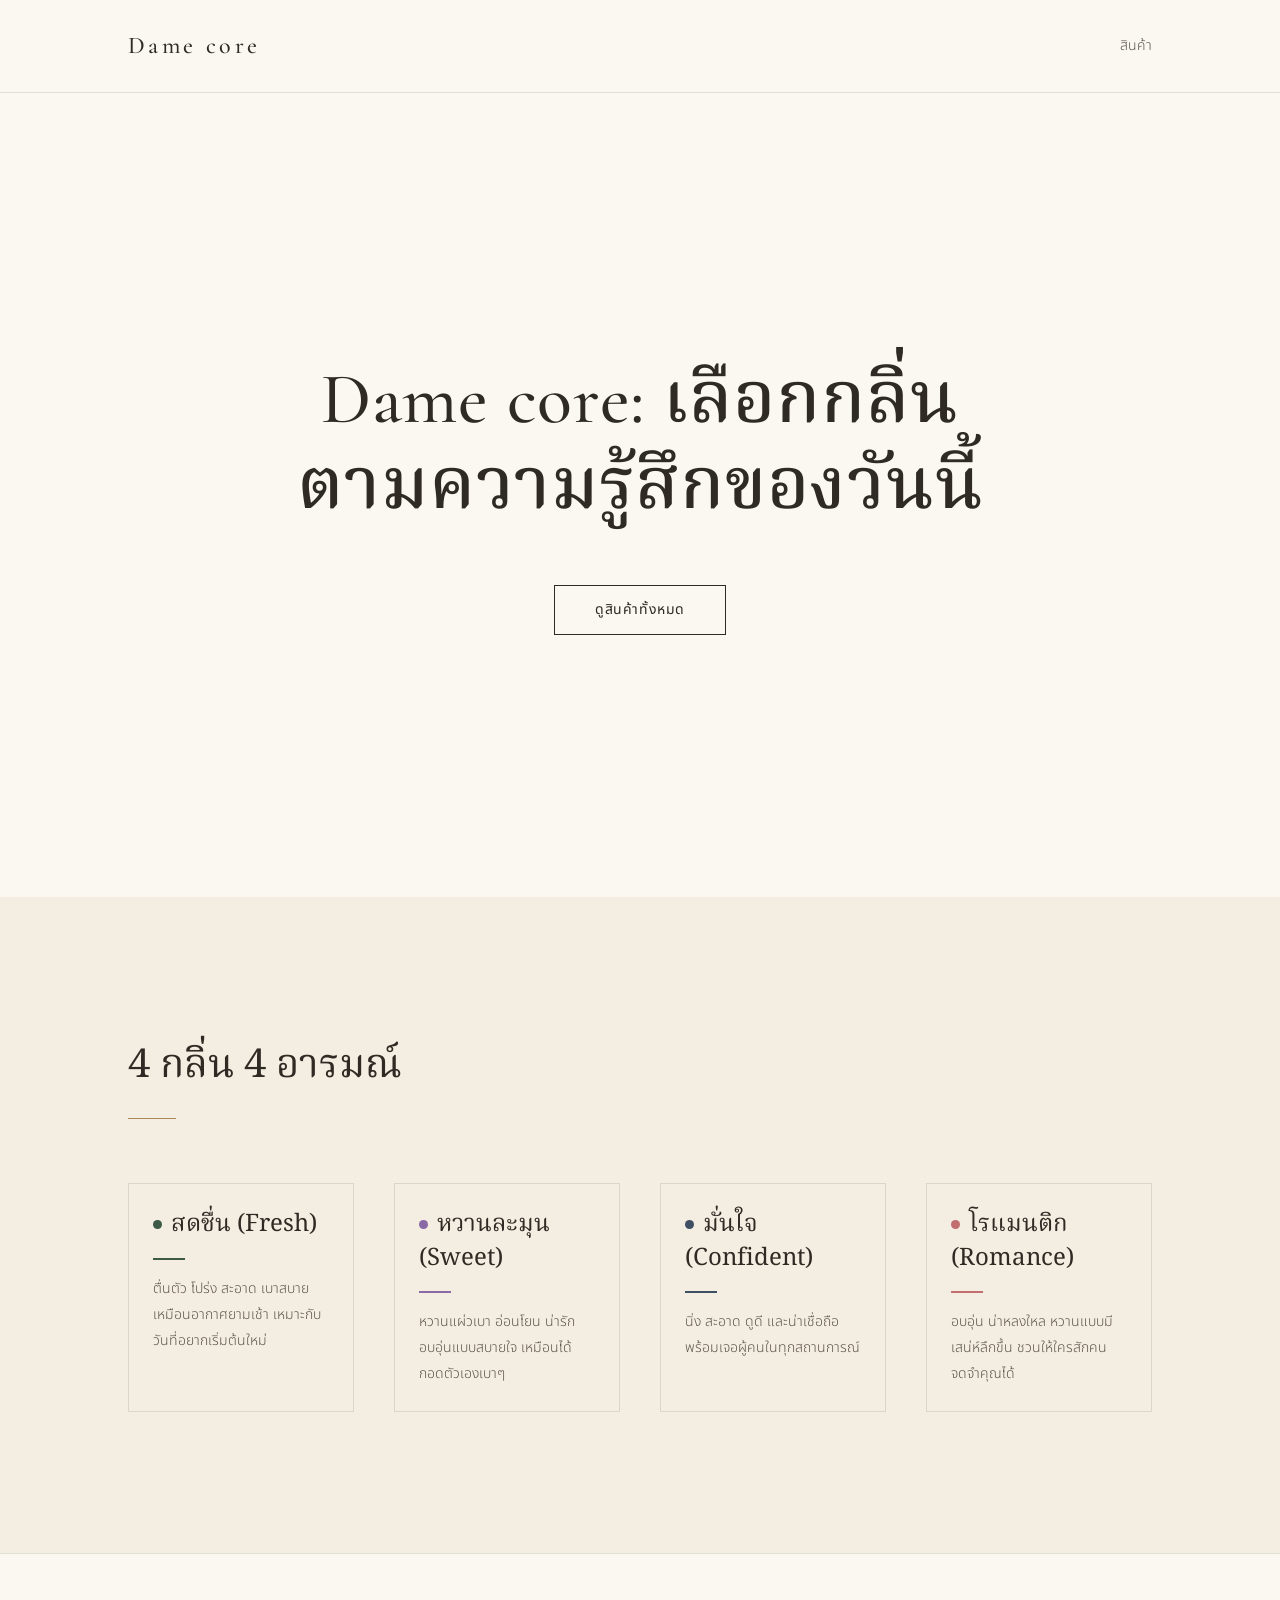
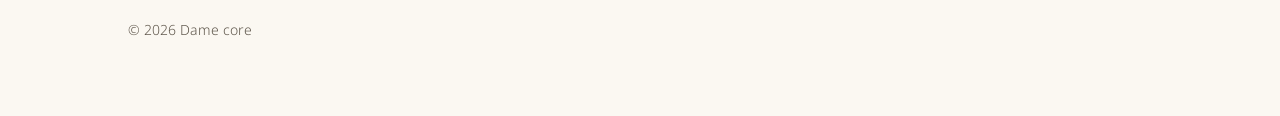
<file: index.html>
<!DOCTYPE html>
<html lang="th">
<head>
  <meta charset="UTF-8">
  <meta name="viewport" content="width=device-width, initial-scale=1">
  <title>Dame core: เลือกกลิ่นตามความรู้สึกของวันนี้</title>
  <meta name="description" content="Dame core เลือกกลิ่นตามความรู้สึกของวันนี้ สดชื่น หวานละมุน มั่นใจ โรแมนติก">
  <link rel="stylesheet" href="style.css">
</head>
<body>

  <header class="site-header">
    <div class="container">
      <a class="brand" href="index.html">Dame core</a>
      <nav aria-label="เมนูหลัก">
        <ul class="nav">
          <li><a href="product.html">สินค้า</a></li>
        </ul>
      </nav>
    </div>
  </header>

  <main>

    <section class="hero hero--full">
      <div class="container">
        <h1>Dame core: เลือกกลิ่นตามความรู้สึกของวันนี้</h1>
        <a class="btn" href="product.html">ดูสินค้าทั้งหมด</a>
      </div>
    </section>

    <section class="section section--cream" id="moods">
      <div class="container">
        <div class="section__head">
          <h2>4 กลิ่น 4 อารมณ์</h2>
        </div>

        <div class="mood-grid">

          <a class="mood-item mood-card" data-mood="fresh" href="product.html?mood=fresh">
            <h3><span class="mood-dot"></span>สดชื่น (Fresh)</h3>
            <span class="mood-line"></span>
            <p>ตื่นตัว โปร่ง สะอาด เบาสบายเหมือนอากาศยามเช้า เหมาะกับวันที่อยากเริ่มต้นใหม่</p>
          </a>

          <a class="mood-item mood-card" data-mood="sweet" href="product.html?mood=sweet">
            <h3><span class="mood-dot"></span>หวานละมุน (Sweet)</h3>
            <span class="mood-line"></span>
            <p>หวานแผ่วเบา อ่อนโยน น่ารัก อบอุ่นแบบสบายใจ เหมือนได้กอดตัวเองเบาๆ</p>
          </a>

          <a class="mood-item mood-card" data-mood="confident" href="product.html?mood=confident">
            <h3><span class="mood-dot"></span>มั่นใจ (Confident)</h3>
            <span class="mood-line"></span>
            <p>นิ่ง สะอาด ดูดี และน่าเชื่อถือ พร้อมเจอผู้คนในทุกสถานการณ์</p>
          </a>

          <a class="mood-item mood-card" data-mood="romance" href="product.html?mood=romance">
            <h3><span class="mood-dot"></span>โรแมนติก (Romance)</h3>
            <span class="mood-line"></span>
            <p>อบอุ่น น่าหลงใหล หวานแบบมีเสน่ห์ลึกขึ้น ชวนให้ใครสักคนจดจำคุณได้</p>
          </a>

        </div>
      </div>
    </section>

  </main>

  <footer class="site-footer">
    <div class="container">
      <p>&copy; 2026 Dame core</p>
    </div>
  </footer>

  <script src="script.js"></script>
</body>
</html>
</file>
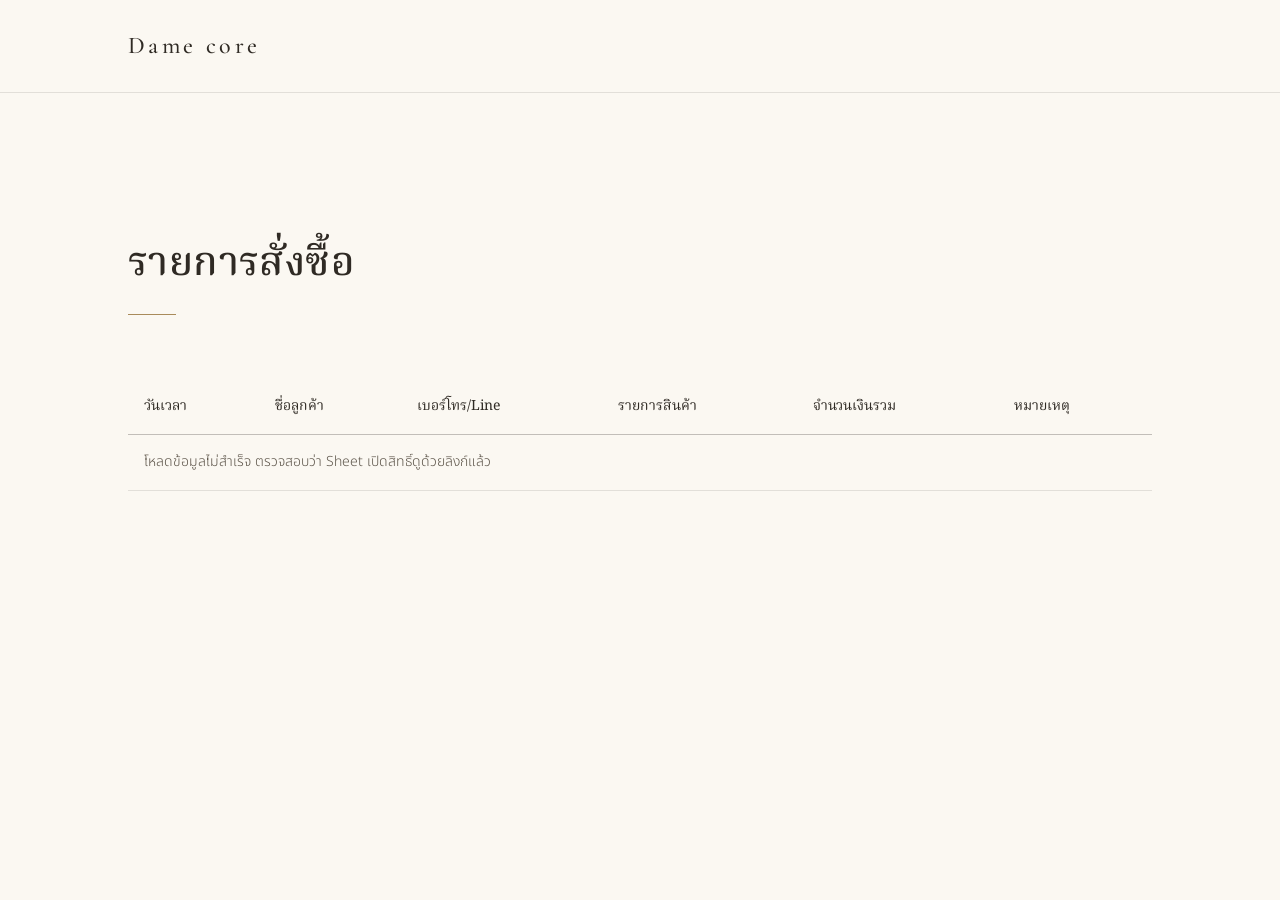
<file: admin.html>
<!DOCTYPE html>
<html lang="th">
<head>
  <meta charset="UTF-8">
  <meta name="viewport" content="width=device-width, initial-scale=1">
  <title>รายการสั่งซื้อ | Dame core</title>
  <meta name="robots" content="noindex, nofollow">
  <link rel="stylesheet" href="style.css">
</head>
<body>

  <header class="site-header">
    <div class="container">
      <a class="brand" href="index.html">Dame core</a>
    </div>
  </header>

  <main>
    <section class="section">
      <div class="container">
        <div class="section__head">
          <h1 class="page-title">รายการสั่งซื้อ</h1>
        </div>

        <div class="table-wrap">
          <table id="ordersTable" class="table">
            <thead>
              <tr>
                <th scope="col">วันเวลา</th>
                <th scope="col">ชื่อลูกค้า</th>
                <th scope="col">เบอร์โทร/Line</th>
                <th scope="col">รายการสินค้า</th>
                <th scope="col">จำนวนเงินรวม</th>
                <th scope="col">หมายเหตุ</th>
              </tr>
            </thead>
            <tbody></tbody>
          </table>
        </div>
      </div>
    </section>
  </main>

  <script src="script.js"></script>
</body>
</html>
</file>
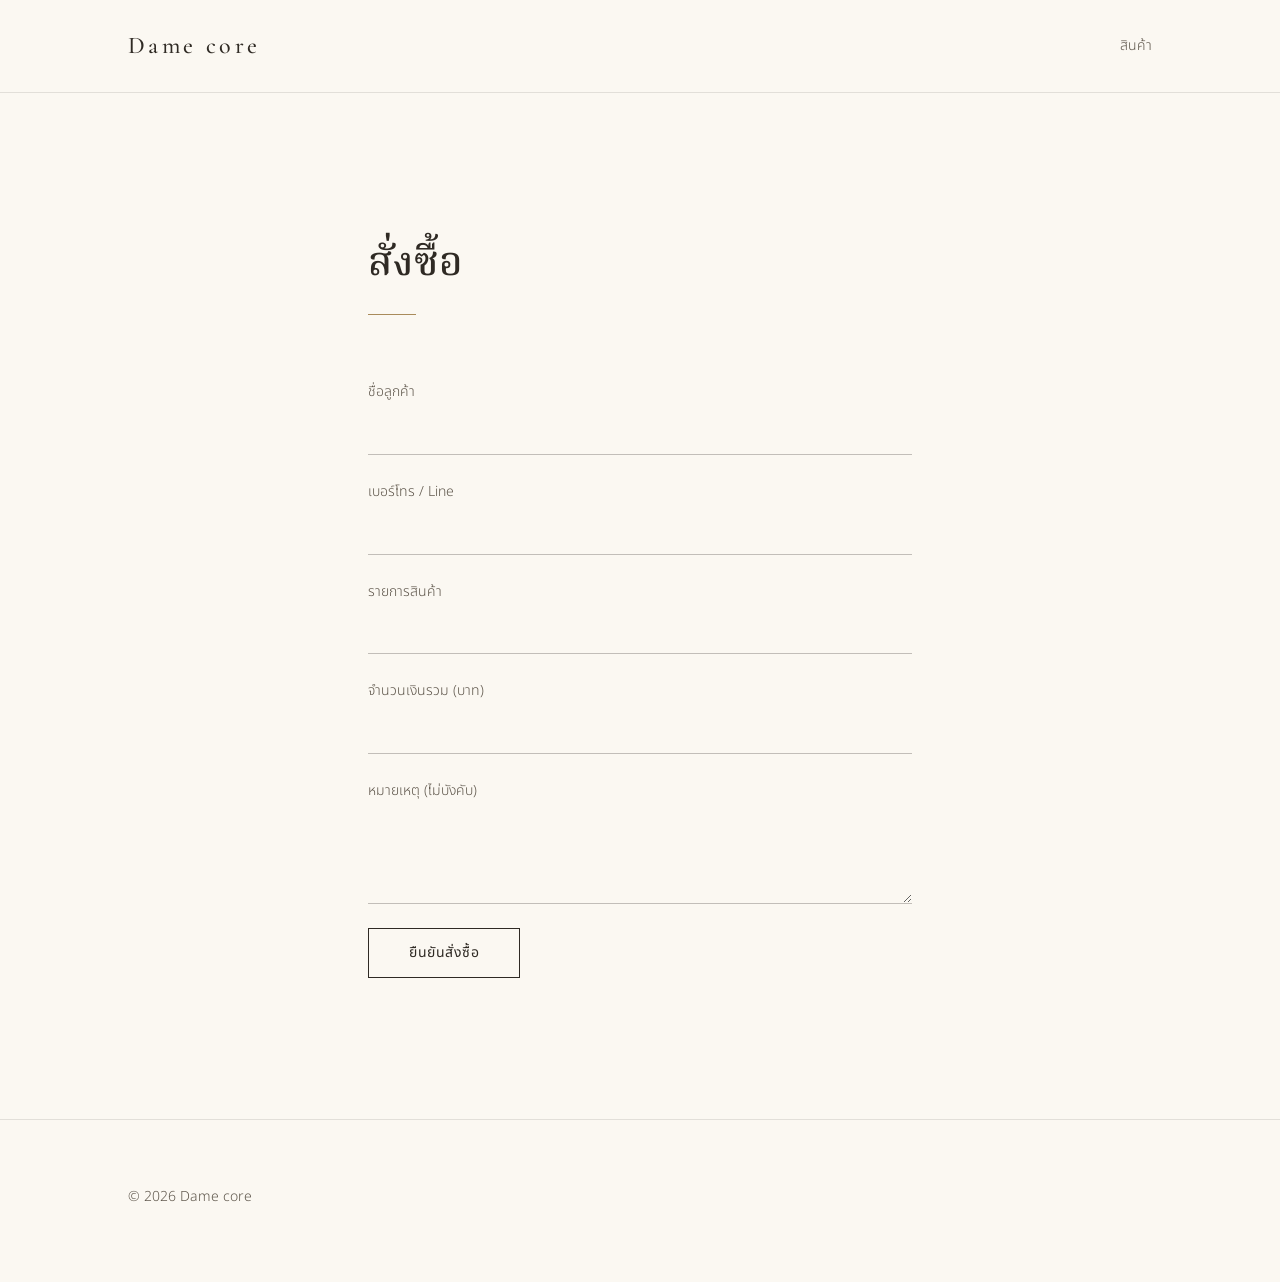
<file: order.html>
<!DOCTYPE html>
<html lang="th">
<head>
  <meta charset="UTF-8">
  <meta name="viewport" content="width=device-width, initial-scale=1">
  <title>สั่งซื้อ | Dame core</title>
  <meta name="description" content="สั่งซื้อสินค้า Dame core กรอกข้อมูลเพื่อยืนยันคำสั่งซื้อ">
  <link rel="stylesheet" href="style.css">
</head>
<body>

  <header class="site-header">
    <div class="container">
      <a class="brand" href="index.html">Dame core</a>
      <nav aria-label="เมนูหลัก">
        <ul class="nav">
          <li><a href="product.html">สินค้า</a></li>
        </ul>
      </nav>
    </div>
  </header>

  <main>
    <section class="section">
      <div class="container container--narrow">
        <div class="section__head">
          <h1 class="page-title">สั่งซื้อ</h1>
        </div>

        <form id="orderForm" class="form">

          <div class="field">
            <label for="customerName">ชื่อลูกค้า</label>
            <input type="text" id="customerName" name="customerName" autocomplete="name" required>
          </div>

          <div class="field">
            <label for="contact">เบอร์โทร / Line</label>
            <input type="text" id="contact" name="contact" autocomplete="tel" required>
          </div>

          <div class="field">
            <label for="items">รายการสินค้า</label>
            <input type="text" id="items" name="items" required>
          </div>

          <div class="field">
            <label for="total">จำนวนเงินรวม (บาท)</label>
            <input type="text" id="total" name="total" inputmode="decimal" required>
          </div>

          <div class="field">
            <label for="note">หมายเหตุ (ไม่บังคับ)</label>
            <textarea id="note" name="note"></textarea>
          </div>

          <div>
            <button type="submit" class="btn">ยืนยันสั่งซื้อ</button>
          </div>

        </form>
      </div>
    </section>
  </main>

  <footer class="site-footer">
    <div class="container">
      <p>&copy; 2026 Dame core</p>
    </div>
  </footer>

  <script src="script.js"></script>
</body>
</html>
</file>
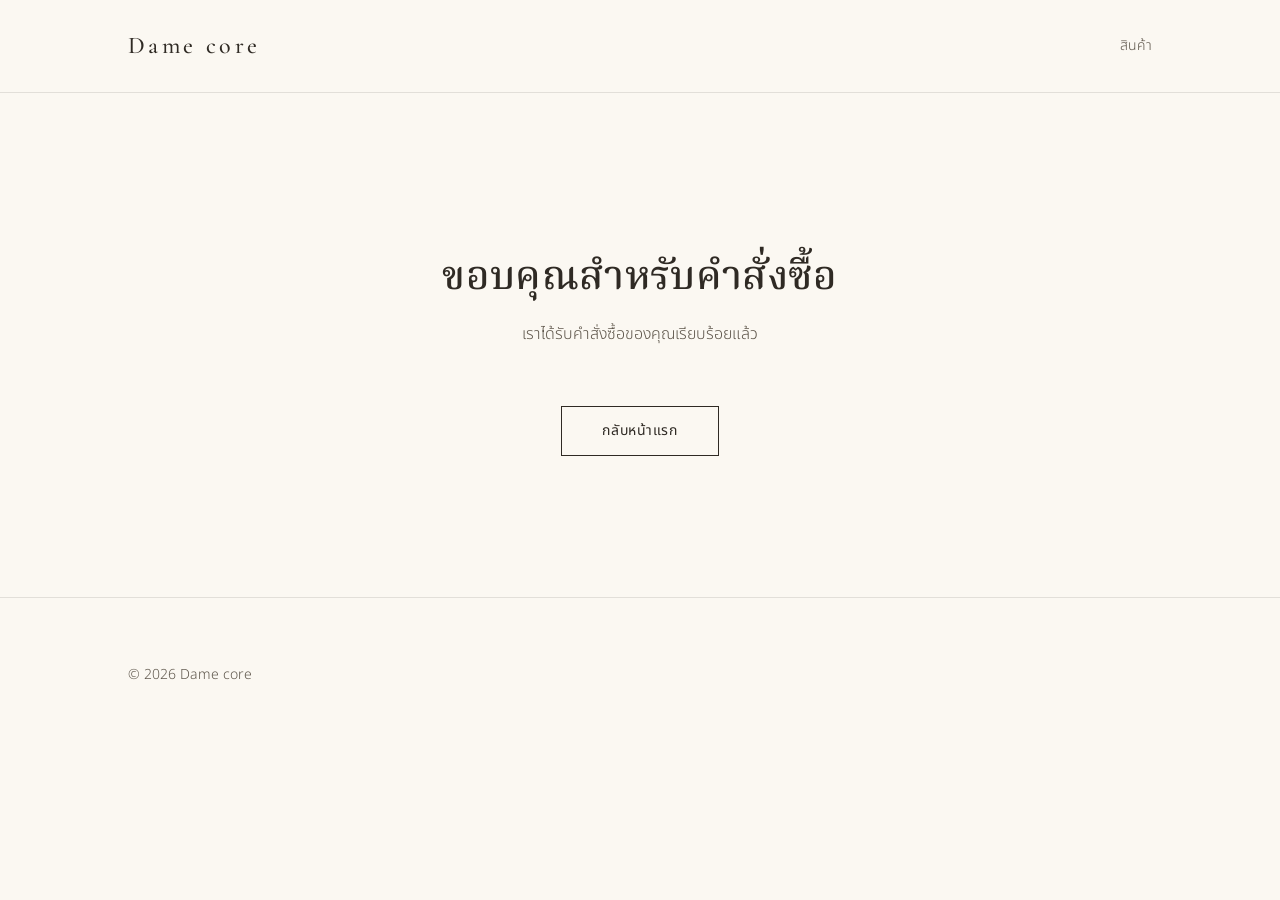
<file: thankyou.html>
<!DOCTYPE html>
<html lang="th">
<head>
  <meta charset="UTF-8">
  <meta name="viewport" content="width=device-width, initial-scale=1">
  <title>ขอบคุณสำหรับคำสั่งซื้อ | Dame core</title>
  <meta name="robots" content="noindex">
  <link rel="stylesheet" href="style.css">
</head>
<body>

  <header class="site-header">
    <div class="container">
      <a class="brand" href="index.html">Dame core</a>
      <nav aria-label="เมนูหลัก">
        <ul class="nav">
          <li><a href="product.html">สินค้า</a></li>
        </ul>
      </nav>
    </div>
  </header>

  <main>
    <section class="hero">
      <div class="container">
        <h1 class="page-title">ขอบคุณสำหรับคำสั่งซื้อ</h1>
        <p>เราได้รับคำสั่งซื้อของคุณเรียบร้อยแล้ว</p>
        <a class="btn" href="index.html">กลับหน้าแรก</a>
      </div>
    </section>
  </main>

  <footer class="site-footer">
    <div class="container">
      <p>&copy; 2026 Dame core</p>
    </div>
  </footer>

</body>
</html>
</file>
<file: style.css>
/* ==========================================================================
   Dame core — theme for all pages
   Premium, quiet, minimal. Ivory / cream / deep beige with a soft bronze accent.
   Mood colors appear only as small touches (dots, short lines), never as fills.
   ========================================================================== */

@import url("https://fonts.googleapis.com/css2?family=Cormorant+Garamond:wght@400;500;600&family=Noto+Serif+Thai:wght@300;400;500&family=Noto+Sans+Thai:wght@300;400;500&display=swap");

/* --------------------------------------------------------------------------
   1. Tokens
   -------------------------------------------------------------------------- */
:root {
  /* Base palette */
  --ivory: #fbf8f2;        /* page background */
  --cream: #f4eee2;        /* alternate section background */
  --sand: #e6dcc8;         /* soft dividers, hover tint */
  --beige-deep: #b9a88a;   /* muted lines, secondary marks */
  --bronze: #a98b5b;       /* accent (lines, marks) */
  --bronze-dark: #7a5f33;  /* accent for text, passes contrast on ivory */
  --ink: #2f2a24;          /* main text, warm dark brown */
  --ink-soft: #5e564b;     /* secondary text */

  /* Mood touches */
  --mood-fresh: #3d5a47;      /* dark green */
  --mood-sweet: #8a6aa6;      /* medium purple */
  --mood-confident: #3f5064;  /* dark blue-grey */
  --mood-romance: #c26e6e;    /* soft red */

  /* Fonts */
  --font-display: "Cormorant Garamond", "Noto Serif Thai", "Times New Roman", serif;
  --font-serif: "Noto Serif Thai", "Cormorant Garamond", "Times New Roman", serif;
  --font-sans: "Noto Sans Thai", "Helvetica Neue", Arial, sans-serif;

  /* Type scale */
  --text-sm: 0.875rem;
  --text-base: 1rem;
  --text-md: 1.125rem;
  --text-lg: clamp(1.25rem, 1.1rem + 0.6vw, 1.5rem);
  --text-xl: clamp(1.75rem, 1.4rem + 1.4vw, 2.5rem);
  --text-hero: clamp(2.5rem, 1.6rem + 4vw, 4.5rem);

  /* Spacing */
  --space-1: 0.5rem;
  --space-2: 1rem;
  --space-3: 1.5rem;
  --space-4: 2.5rem;
  --space-5: 4rem;
  --space-section: clamp(5rem, 4rem + 6vw, 9rem);

  /* Layout */
  --container: 70rem;
  --container-narrow: 40rem;
  --line: 1px solid rgba(47, 42, 36, 0.28);
  --line-soft: 1px solid rgba(47, 42, 36, 0.12);
}

/* --------------------------------------------------------------------------
   2. Base
   -------------------------------------------------------------------------- */
*,
*::before,
*::after {
  box-sizing: border-box;
}

html {
  scroll-behavior: smooth;
  -webkit-text-size-adjust: 100%;
}

body {
  margin: 0;
  background: var(--ivory);
  color: var(--ink);
  font-family: var(--font-sans);
  font-weight: 300;
  font-size: var(--text-base);
  line-height: 1.85; /* Thai needs generous line height for stacked vowels */
  -webkit-font-smoothing: antialiased;
  text-rendering: optimizeLegibility;
}

img {
  display: block;
  max-width: 100%;
  height: auto;
}

a {
  color: inherit;
  text-decoration-color: var(--beige-deep);
  text-underline-offset: 0.3em;
}

a:hover {
  text-decoration-color: var(--bronze);
}

:focus-visible {
  outline: 1px solid var(--bronze-dark);
  outline-offset: 4px;
}

::selection {
  background: var(--sand);
  color: var(--ink);
}

/* --------------------------------------------------------------------------
   3. Typography
   -------------------------------------------------------------------------- */
h1,
h2,
h3,
h4 {
  margin: 0 0 var(--space-2);
  font-family: var(--font-serif);
  font-weight: 400;
  line-height: 1.4;
  color: var(--ink);
}

h1 {
  font-family: var(--font-display);
  font-size: var(--text-hero);
  font-weight: 500;
  line-height: 1.2;
  letter-spacing: 0.01em;
}

h2 {
  font-size: var(--text-xl);
}

h3 {
  font-size: var(--text-lg);
}

/* h1 for inner pages (the home hero keeps the large h1) */
.page-title {
  font-size: var(--text-xl);
  line-height: 1.4;
}

p {
  margin: 0 0 var(--space-2);
  max-width: 38rem;
  color: var(--ink-soft);
}

.lead {
  font-family: var(--font-serif);
  font-size: var(--text-lg);
  line-height: 1.8;
  color: var(--ink);
}

.text-small {
  font-size: var(--text-sm);
}

.brand {
  font-family: var(--font-display);
  font-size: 1.5rem;
  font-weight: 500;
  letter-spacing: 0.14em;
  text-decoration: none;
  color: var(--ink);
}

/* --------------------------------------------------------------------------
   4. Layout
   -------------------------------------------------------------------------- */
.container {
  width: 100%;
  max-width: var(--container);
  margin-inline: auto;
  padding-inline: clamp(1.25rem, 5vw, 3rem);
}

.container--narrow {
  max-width: var(--container-narrow);
}

.section {
  padding-block: var(--space-section);
}

.section--cream {
  background: var(--cream);
}

.section__head {
  margin-bottom: var(--space-5);
}

/* Short bronze line under a section title */
.section__head h2::after,
.section__head .page-title::after {
  content: "";
  display: block;
  width: 3rem;
  height: 1px;
  margin-top: var(--space-3);
  background: var(--bronze);
}

.center {
  text-align: center;
}

.center p,
.center .section__head h2::after {
  margin-inline: auto;
}

/* --------------------------------------------------------------------------
   5. Header & footer
   -------------------------------------------------------------------------- */
.site-header {
  padding-block: var(--space-3);
  border-bottom: var(--line-soft);
}

.site-header .container {
  display: flex;
  align-items: center;
  justify-content: space-between;
  gap: var(--space-3);
}

.nav {
  display: flex;
  gap: var(--space-4);
  margin: 0;
  padding: 0;
  list-style: none;
  font-size: var(--text-sm);
}

.nav a {
  text-decoration: none;
  color: var(--ink-soft);
}

.nav a:hover {
  color: var(--ink);
}

.site-footer {
  padding-block: var(--space-5);
  border-top: var(--line-soft);
  font-size: var(--text-sm);
  color: var(--ink-soft);
}

.site-footer p {
  margin-bottom: var(--space-1);
  font-size: inherit;
}

/* --------------------------------------------------------------------------
   6. Hero
   -------------------------------------------------------------------------- */
.hero {
  padding-block: calc(var(--space-section) * 1.1) var(--space-section);
  text-align: center;
}

.hero p {
  margin-inline: auto;
}

.hero .btn {
  margin-top: var(--space-4);
}

/* Home hero: fills the first screen below the header */
.hero--full {
  display: flex;
  align-items: center;
  justify-content: center;
  min-height: calc(100vh - 6rem);
  min-height: calc(100svh - 6rem);
  padding-block: var(--space-5);
}

.hero--full h1 {
  max-width: 14em;
  margin-inline: auto;
  text-wrap: balance;
}

/* --------------------------------------------------------------------------
   7. Buttons — thin lines, no loud fills
   -------------------------------------------------------------------------- */
.btn {
  display: inline-block;
  padding: 0.85rem 2.5rem;
  border: var(--line);
  border-color: var(--ink);
  background: transparent;
  color: var(--ink);
  font-family: var(--font-sans);
  font-size: var(--text-sm);
  font-weight: 400;
  line-height: 1.5;
  letter-spacing: 0.04em;
  text-decoration: none;
  cursor: pointer;
  transition: background-color 0.25s ease, color 0.25s ease;
}

.btn:hover {
  background: var(--ink);
  color: var(--ivory);
}

.btn--soft {
  border-color: var(--beige-deep);
  color: var(--ink-soft);
}

.btn--soft:hover {
  background: var(--sand);
  color: var(--ink);
}

.btn:disabled {
  opacity: 0.45;
  cursor: not-allowed;
}

/* --------------------------------------------------------------------------
   8. Mood — color only as a small touch
   Usage: add data-mood="fresh|sweet|confident|romance" to any element
   and the --mood custom property is set for its descendants.
   -------------------------------------------------------------------------- */
[data-mood="fresh"] {
  --mood: var(--mood-fresh);
}

[data-mood="sweet"] {
  --mood: var(--mood-sweet);
}

[data-mood="confident"] {
  --mood: var(--mood-confident);
}

[data-mood="romance"] {
  --mood: var(--mood-romance);
}

/* Small round dot, used before a name or as an icon */
.mood-dot {
  display: inline-block;
  width: 0.55rem;
  height: 0.55rem;
  margin-right: 0.6rem;
  border-radius: 50%;
  background: var(--mood, var(--bronze));
  vertical-align: middle;
}

/* Short colored line under a mood heading */
.mood-line {
  display: block;
  width: 2rem;
  height: 2px;
  margin-block: var(--space-2);
  background: var(--mood, var(--bronze));
}

.mood-grid {
  display: grid;
  grid-template-columns: repeat(4, 1fr);
  gap: var(--space-4);
}

.mood-item {
  padding-top: var(--space-3);
  border-top: var(--line-soft);
}

.mood-item h3 {
  margin-bottom: 0;
}

.mood-item p {
  font-size: var(--text-sm);
}

/* Mood card on the home page: thin border, no fill, links to the filtered list */
.mood-card {
  display: block;
  padding: var(--space-3);
  border: var(--line-soft);
  color: inherit;
  text-decoration: none;
  transition: border-color 0.25s ease;
}

.mood-card:hover {
  border-color: var(--bronze);
}

.mood-card p {
  margin-bottom: 0;
}

/* --------------------------------------------------------------------------
   9. Products
   -------------------------------------------------------------------------- */
.product-grid {
  display: grid;
  grid-template-columns: repeat(4, 1fr);
  gap: var(--space-4);
}

.product-card {
  display: flex;
  flex-direction: column;
  border: var(--line-soft);
  background: transparent; /* never a bright fill */
}

.product-card__image {
  aspect-ratio: 4 / 5;
  width: 100%;
  object-fit: cover;
  background: var(--cream); /* placeholder while image loads */
}

.product-card__body {
  display: flex;
  flex: 1;
  flex-direction: column;
  padding: var(--space-3);
}

.product-card__name {
  margin-bottom: var(--space-1);
  font-size: var(--text-md);
}

.product-card__desc {
  flex: 1;
  font-size: var(--text-sm);
}

.product-card__meta {
  display: flex;
  align-items: baseline;
  justify-content: space-between;
  margin-bottom: var(--space-2);
  font-size: var(--text-sm);
  color: var(--ink-soft);
}

.price {
  font-family: var(--font-display);
  font-size: 1.375rem;
  font-weight: 500;
  color: var(--bronze-dark);
}

.product-card .btn {
  width: 100%;
  text-align: center;
}

/* Mood filter buttons (built by script.js into #filter-bar) */
.filter-bar {
  display: flex;
  flex-wrap: wrap;
  gap: var(--space-2);
  margin-bottom: var(--space-4);
}

.filter-bar .btn {
  width: auto;
  padding: 0.6rem 1.75rem;
}

.btn[aria-pressed="true"] {
  border-color: var(--ink);
  background: var(--ink);
  color: var(--ivory);
}

/* --------------------------------------------------------------------------
   10. Order form
   -------------------------------------------------------------------------- */
.form {
  display: grid;
  gap: var(--space-3);
}

.field {
  display: grid;
  gap: 0.25rem;
}

.field label {
  font-size: var(--text-sm);
  color: var(--ink-soft);
}

.field input,
.field textarea,
.field select {
  width: 100%;
  padding: 0.6rem 0;
  border: 0;
  border-bottom: var(--line);
  border-radius: 0;
  background: transparent;
  color: var(--ink);
  font-family: var(--font-sans);
  font-size: var(--text-base);
  font-weight: 300;
  line-height: 1.6;
}

.field textarea {
  min-height: 6rem;
  resize: vertical;
}

.field input:focus,
.field textarea:focus,
.field select:focus {
  outline: none;
  border-bottom-color: var(--bronze-dark);
}

.form__status {
  min-height: 1.5rem;
  font-size: var(--text-sm);
  color: var(--bronze-dark);
}

.form__status--error {
  color: var(--mood-romance);
}

/* --------------------------------------------------------------------------
   10b. Table (admin)
   -------------------------------------------------------------------------- */
.table-wrap {
  overflow-x: auto;
}

.table {
  width: 100%;
  min-width: 44rem;
  border-collapse: collapse;
  font-size: var(--text-sm);
  text-align: left;
}

.table th,
.table td {
  padding: 0.9rem 1rem;
  border-bottom: var(--line-soft);
  vertical-align: top;
}

.table th {
  border-bottom: var(--line);
  font-family: var(--font-serif);
  font-weight: 400;
  color: var(--ink);
  white-space: nowrap;
}

.table td {
  color: var(--ink-soft);
}

/* --------------------------------------------------------------------------
   11. Utilities
   -------------------------------------------------------------------------- */
.divider {
  height: 0;
  margin-block: var(--space-4);
  border: 0;
  border-top: var(--line-soft);
}

.visually-hidden {
  position: absolute;
  width: 1px;
  height: 1px;
  margin: -1px;
  padding: 0;
  overflow: hidden;
  clip: rect(0, 0, 0, 0);
  white-space: nowrap;
  border: 0;
}

/* --------------------------------------------------------------------------
   12. Responsive
   -------------------------------------------------------------------------- */
@media (max-width: 62rem) {
  .mood-grid,
  .product-grid {
    grid-template-columns: repeat(2, 1fr);
  }
}

@media (max-width: 40rem) {
  .site-header .container {
    flex-direction: column;
    gap: var(--space-2);
  }

  .nav {
    gap: var(--space-3);
  }

  .mood-grid,
  .product-grid {
    grid-template-columns: 1fr;
    gap: var(--space-4);
  }

  .section__head {
    margin-bottom: var(--space-4);
  }

  .btn {
    width: 100%;
    text-align: center;
  }
}

@media (prefers-reduced-motion: reduce) {
  html {
    scroll-behavior: auto;
  }

  .btn,
  .mood-card {
    transition: none;
  }
}
</file>
